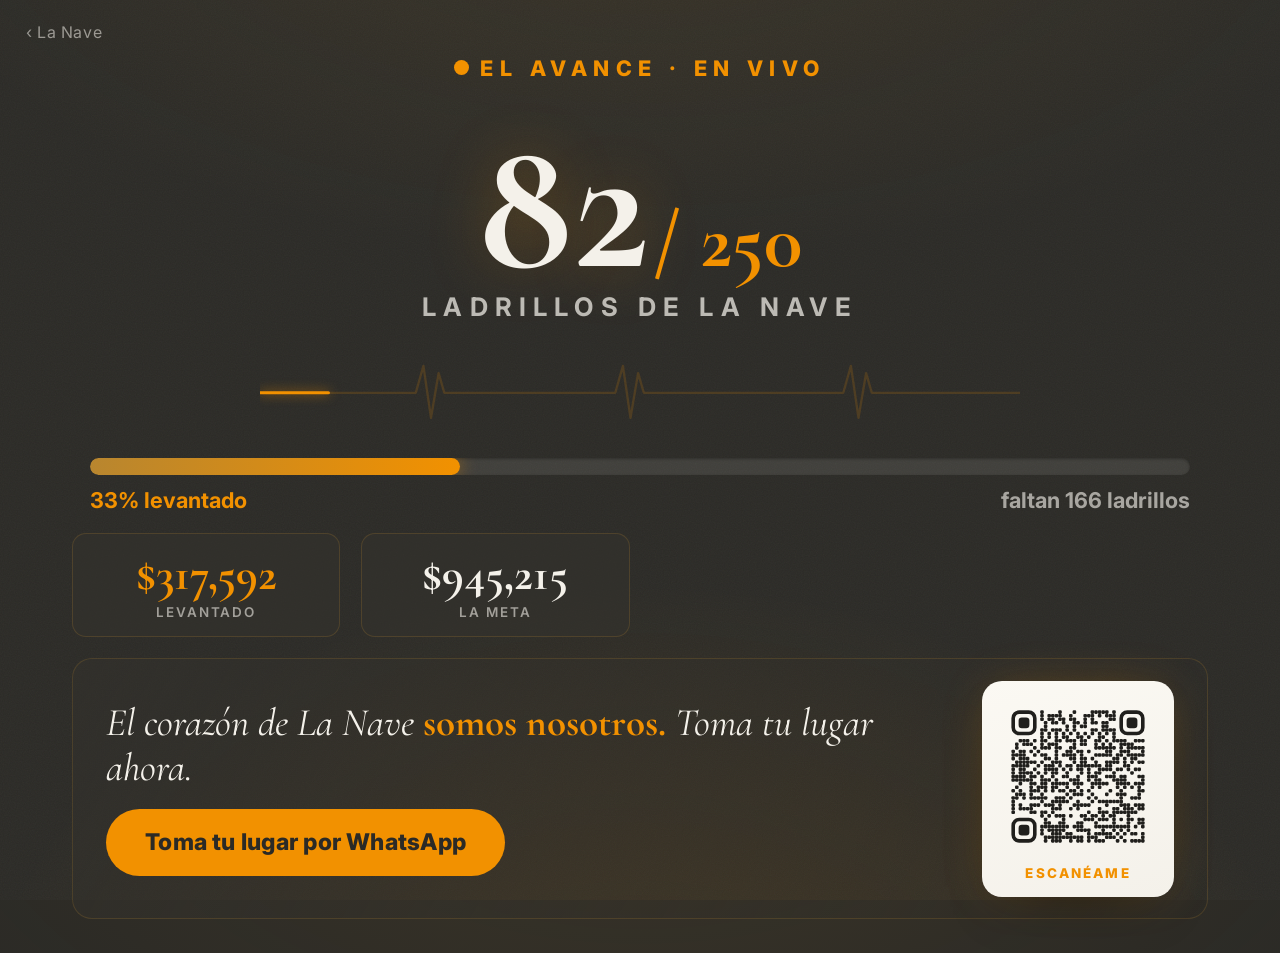
<file: avance.html>
<!doctype html>
<html lang="es">
<head>
  <meta charset="utf-8">
  <meta name="viewport" content="width=device-width, initial-scale=1">
  <title>La Nave — El avance en directo · Comunidad Más Alto</title>
  <meta name="description" content="El avance en vivo de La Nave: cuántos ladrillos llevamos de la meta. Comunidad Más Alto.">
  <meta name="robots" content="noindex, follow">
  <meta name="theme-color" content="#2B2A26">
  <link rel="icon" type="image/svg+xml" href="assets/favicon.svg">
  <link rel="apple-touch-icon" href="assets/apple-touch-icon.png">
  <link rel="preconnect" href="https://fonts.googleapis.com">
  <link rel="preconnect" href="https://fonts.gstatic.com" crossorigin>
  <link href="https://fonts.googleapis.com/css2?family=Cormorant+Garamond:ital,wght@0,600;0,700;1,600&family=Inter:wght@600;700;800&display=swap" rel="stylesheet">
  <style>
    :root{
      --carbon:#2B2A26;--carbon-deep:#22211E;--carbon-soft:#34322D;--naranja:#F29100;--naranja-hover:#FFA51F;
      --bronce:#B8862F;--piedra:#808A81;--hueso:#F4F1EA;
      --font-d:"Cormorant Garamond",Georgia,serif;--font-b:"Inter",sans-serif;
      --ease-out:cubic-bezier(0.16,1,0.3,1);--ease-inout:cubic-bezier(0.65,0,0.35,1);--ease-spring:cubic-bezier(0.34,1.42,0.5,1);
    }
    *,*::before,*::after{box-sizing:border-box}
    html,body{margin:0;height:100%}
    body{
      font-family:var(--font-b);color:var(--hueso);
      background:
        radial-gradient(70rem 50rem at 50% 118%, rgba(242,145,0,.13), transparent 60%),
        radial-gradient(80rem 40rem at 50% -14%, rgba(184,134,47,.10), transparent 60%),
        var(--carbon);
      min-height:100svh;display:grid;place-items:center;overflow-x:hidden;position:relative;
    }
    body::after{content:"";position:absolute;inset:0;pointer-events:none;opacity:.05;
      background-image:url("data:image/svg+xml,%3Csvg xmlns='http://www.w3.org/2000/svg' width='140' height='140'%3E%3Cfilter id='n'%3E%3CfeTurbulence type='fractalNoise' baseFrequency='0.85' numOctaves='2'/%3E%3C/filter%3E%3Crect width='140' height='140' filter='url(%23n)'/%3E%3C/svg%3E")}
    .embers{position:absolute;inset:0;z-index:0;pointer-events:none;overflow:hidden}
    .embers i{position:absolute;bottom:-14px;width:4px;height:4px;border-radius:50%;
      background:radial-gradient(circle,rgba(242,145,0,.9),rgba(242,145,0,0));opacity:0;animation:ember linear infinite}
    @keyframes ember{0%{transform:translateY(0) scale(.7);opacity:0}12%{opacity:.7}80%{opacity:.4}100%{transform:translateY(-90vh) scale(1.1);opacity:0}}
    .embers i:nth-child(1){left:12%;animation-duration:15s;animation-delay:0s}
    .embers i:nth-child(2){left:29%;animation-duration:18s;animation-delay:4s}
    .embers i:nth-child(3){left:45%;animation-duration:13s;animation-delay:7s}
    .embers i:nth-child(4){left:61%;animation-duration:16s;animation-delay:2s}
    .embers i:nth-child(5){left:77%;animation-duration:14s;animation-delay:9s}
    .embers i:nth-child(6){left:91%;animation-duration:17s;animation-delay:5s}

    .sr-only{position:absolute;width:1px;height:1px;padding:0;margin:-1px;overflow:hidden;clip:rect(0,0,0,0);white-space:nowrap;border:0}
    .back{position:absolute;top:1.4rem;left:1.6rem;z-index:3;font-size:1rem;letter-spacing:.04em;
      color:color-mix(in srgb,var(--hueso) 55%,transparent);text-decoration:none}
    .back:hover{color:var(--naranja)}

    .av{position:relative;z-index:1;width:min(1560px,94vw);padding:clamp(1.4rem,2.6vw,2.4rem);
      display:grid;gap:clamp(.8rem,1.6vw,1.6rem)}

    .eyebrow{display:flex;align-items:center;justify-content:center;gap:.7rem;
      font-size:clamp(1rem,.7rem + .8vw,1.55rem);font-weight:800;letter-spacing:.3em;text-transform:uppercase;color:var(--naranja)}
    .live-dot{width:.7em;height:.7em;border-radius:50%;background:var(--naranja);
      box-shadow:0 0 0 0 rgba(242,145,0,.6);animation:live 1.6s var(--ease-inout) infinite}
    @keyframes live{0%{box-shadow:0 0 0 0 rgba(242,145,0,.6)}70%{box-shadow:0 0 0 .8em rgba(242,145,0,0)}100%{box-shadow:0 0 0 0 rgba(242,145,0,0)}}

    /* héroe: número gigante que late + pulso ECG */
    .av-hero{text-align:center}
    .av-count{display:flex;align-items:baseline;justify-content:center;gap:.3em;
      font-family:var(--font-d);font-weight:700;line-height:.86;letter-spacing:-.02em}
    .av-big{font-size:clamp(4.6rem,3rem + 15vw,12rem);color:var(--hueso);
      transform-origin:50% 60%;animation:beat 1.6s var(--ease-inout) infinite;
      text-shadow:0 0 60px rgba(242,145,0,.28)}
    .av-of{font-size:clamp(2.4rem,1rem + 6vw,5rem);color:var(--naranja)}
    @keyframes beat{0%,38%,100%{transform:scale(1)}8%{transform:scale(1.03)}24%{transform:scale(1.05)}}
    .av-unit{margin-top:.2rem;font-size:clamp(1.1rem,.8rem + 1vw,1.8rem);font-weight:700;letter-spacing:.28em;
      text-transform:uppercase;color:color-mix(in srgb,var(--hueso) 72%,transparent)}

    .ecg{display:block;width:min(760px,86%);height:clamp(48px,7vw,96px);margin:clamp(.6rem,1.5vw,1.4rem) auto 0}
    .ecg-base{fill:none;stroke:rgba(242,145,0,.16);stroke-width:2.5;stroke-linecap:round;stroke-linejoin:round}
    .ecg-live{fill:none;stroke:var(--naranja);stroke-width:3.5;stroke-linecap:round;stroke-linejoin:round;
      filter:drop-shadow(0 0 6px rgba(242,145,0,.7));
      stroke-dasharray:60 1000;animation:ecg 2.2s linear infinite}
    @keyframes ecg{from{stroke-dashoffset:1000}to{stroke-dashoffset:-60}}

    /* barra */
    .av-bar-wrap{max-width:1100px;margin:0 auto;width:100%}
    .av-bar{height:clamp(14px,1.4vw,22px);border-radius:99px;background:rgba(244,241,234,.1);overflow:hidden;
      box-shadow:inset 0 1px 3px rgba(0,0,0,.3)}
    .av-fill{height:100%;width:0;border-radius:99px;background:linear-gradient(90deg,var(--bronce),var(--naranja));
      box-shadow:0 0 18px rgba(242,145,0,.5);transition:width 1.6s var(--ease-out)}
    .av-barcap{display:flex;justify-content:space-between;margin-top:.7rem;
      font-size:clamp(1rem,.8rem + .7vw,1.5rem);font-weight:700}
    .av-barcap .pct{color:var(--naranja)}
    .av-barcap .rest{color:color-mix(in srgb,var(--hueso) 62%,transparent)}

    /* stats */
    .av-stats{list-style:none;margin:0;padding:0;display:grid;grid-template-columns:repeat(4,1fr);
      gap:clamp(.8rem,1.6vw,1.6rem);text-align:center}
    .av-stats li{background:color-mix(in srgb,var(--carbon-soft) 60%,transparent);
      border:1px solid rgba(184,134,47,.22);border-radius:14px;padding:clamp(.7rem,1.3vw,1.15rem) .6rem}
    .av-stats b{display:block;font-family:var(--font-d);font-weight:700;font-size:clamp(1.6rem,1rem + 2.4vw,3.2rem);
      color:var(--hueso);line-height:1}
    .av-stats .accent b{color:var(--naranja)}
    .av-stats small{display:block;margin-top:.4rem;font-size:clamp(.72rem,.6rem + .3vw,.95rem);font-weight:600;
      letter-spacing:.14em;text-transform:uppercase;color:color-mix(in srgb,var(--hueso) 58%,transparent)}

    /* cierre: mensaje + QR para unirse ya */
    .av-join{display:grid;grid-template-columns:1fr auto;align-items:center;gap:clamp(1.4rem,3vw,3rem);
      background:linear-gradient(120deg,color-mix(in srgb,var(--carbon-soft) 55%,transparent),transparent);
      border:1px solid rgba(184,134,47,.2);border-radius:20px;padding:clamp(1rem,1.7vw,1.5rem) clamp(1.4rem,2.6vw,2.4rem)}
    .av-hook{font-family:var(--font-d);font-style:italic;font-size:clamp(1.5rem,1rem + 1.8vw,2.8rem);
      line-height:1.15;color:var(--hueso);margin:0}
    .av-hook b{color:var(--naranja);font-style:normal}
    .av-btn{display:inline-block;margin-top:1.1rem;background:var(--naranja);color:var(--carbon);
      font-weight:800;font-size:clamp(1.05rem,.8rem + .8vw,1.5rem);text-decoration:none;
      padding:.85em 1.7em;border-radius:99px;letter-spacing:.01em;
      transition:transform var(--dur,.3s) var(--ease-spring),background var(--dur,.3s) var(--ease-out)}
    .av-btn:hover{transform:translateY(-3px);background:var(--naranja-hover)}
    .av-qr{flex:none;background:linear-gradient(160deg,#FBF9F3,var(--hueso));border-radius:20px;
      padding:clamp(.7rem,1.2vw,1.1rem);text-align:center;width:clamp(140px,15vw,220px);
      box-shadow:0 24px 60px -34px rgba(0,0,0,.7),0 0 50px -12px rgba(242,145,0,.3)}
    .av-qr img{display:block;width:100%;height:auto}
    .av-qr span{display:block;margin-top:.5rem;font-weight:800;font-size:clamp(.72rem,.6rem + .3vw,.95rem);
      letter-spacing:.16em;text-transform:uppercase;color:var(--naranja)}

    @media (max-width:820px){
      .av-stats{grid-template-columns:repeat(2,1fr)}
      .av-join{grid-template-columns:1fr;text-align:center;justify-items:center}
      .av-qr{margin-top:.4rem}
    }
    @media (prefers-reduced-motion:reduce){
      .embers i,.av-big,.live-dot,.ecg-live{animation:none}
      .ecg-live{stroke-dasharray:none}
      .av-fill{transition:none}
    }
  </style>
</head>
<body>
  <nav class="backnav" aria-label="Volver al sitio"><a class="back" href="./">‹ La Nave</a></nav>
  <div class="embers" aria-hidden="true"><i></i><i></i><i></i><i></i><i></i><i></i></div>

  <main class="av">
    <h1 class="sr-only">El avance de La Nave, en directo</h1>
    <p class="eyebrow"><span class="live-dot" aria-hidden="true"></span> El avance · en vivo</p>

    <div class="av-hero">
      <div class="av-count" role="img" aria-label="Avance de La Nave">
        <span class="av-big" id="av-tomados">0</span><span class="av-of">/ <span id="av-meta">250</span></span>
      </div>
      <p class="av-unit">Ladrillos de La Nave</p>
      <svg class="ecg" viewBox="0 0 800 100" preserveAspectRatio="none" aria-hidden="true">
        <path class="ecg-base" d="M0 50 H150 l14 0 l8 -30 l8 58 l8 -50 l6 22 l6 0 H360 l14 0 l8 -30 l8 58 l8 -50 l6 22 l6 0 H600 l14 0 l8 -30 l8 58 l8 -50 l6 22 l6 0 H800"/>
        <path class="ecg-live" pathLength="1000" d="M0 50 H150 l14 0 l8 -30 l8 58 l8 -50 l6 22 l6 0 H360 l14 0 l8 -30 l8 58 l8 -50 l6 22 l6 0 H600 l14 0 l8 -30 l8 58 l8 -50 l6 22 l6 0 H800"/>
      </svg>
    </div>

    <div class="av-bar-wrap">
      <div class="av-bar"><div class="av-fill" id="av-fill"></div></div>
      <div class="av-barcap">
        <span class="pct"><span id="av-pct">0</span>% levantado</span>
        <span class="rest">faltan <strong id="av-faltan">250</strong> ladrillos</span>
      </div>
    </div>

    <ul class="av-stats">
      <li class="accent"><b id="av-levantado">$0</b><small>Levantado</small></li>
      <li><b id="av-metatotal">$0</b><small>La meta</small></li>
    </ul>

    <div class="av-join">
      <div>
        <p class="av-hook">El corazón de La Nave <b>somos nosotros.</b> Toma tu lugar ahora.</p>
        <a class="av-btn" id="av-wa" href="./#tomar" target="_blank" rel="noopener">Toma tu lugar en La Nave</a>
      </div>
      <div class="av-qr">
        <img src="assets/qr-lanave.svg" alt="Código QR para tomar tu lugar en La Nave" width="220" height="220">
        <span>Escanéame</span>
      </div>
    </div>
  </main>

  <script src="assets/config.js"></script>
  <script type="module">
    import { estado, alCambiar, sincronizar, formatoFecha } from "./assets/datos.js";
    const reduce = matchMedia("(prefers-reduced-motion: reduce)").matches;
    const cfg = window.LANAVE || {};
    const pesos = (n) => "$" + Number(n).toLocaleString("es-MX");
    const $ = (id) => document.getElementById(id);

    function animaNum(el, hasta, fmt) {
      if (!el) return; // sin plazo, av-dias y av-ritmo no existen en el DOM
      if (reduce) { el.textContent = fmt ? fmt(hasta) : String(Math.round(hasta)); return; }
      const DUR = 1400; let ini = null;
      function paso(ts) {
        if (!ini) ini = ts;
        const t = Math.min(1, (ts - ini) / DUR);
        const e = 1 - Math.pow(1 - t, 3);
        const v = hasta * e;
        el.textContent = fmt ? fmt(v) : String(Math.round(v));
        if (t < 1) requestAnimationFrame(paso);
      }
      requestAnimationFrame(paso);
    }

    function pinta(animar) {
      const e = estado();
      const precio = cfg.precio || 0;
      $("av-meta").textContent = e.meta;
      $("av-faltan").textContent = e.disponibles;
      if (animar) {
        animaNum($("av-tomados"), e.tomados);
        animaNum($("av-pct"), e.pct, (v) => (Math.round(v * 10) / 10).toString());
        animaNum($("av-dias"), e.dias);
        animaNum($("av-ritmo"), e.ritmo);
        if (precio) {
          animaNum($("av-levantado"), e.tomados * precio, (v) => pesos(Math.round(v)));
          animaNum($("av-metatotal"), e.meta * precio, (v) => pesos(Math.round(v)));
        }
      } else {
        $("av-tomados").textContent = e.tomados;
        $("av-pct").textContent = (Math.round(e.pct * 10) / 10).toString();
        if ($("av-dias")) $("av-dias").textContent = e.dias;
        if ($("av-ritmo")) $("av-ritmo").textContent = e.ritmo;
        if (precio) { $("av-levantado").textContent = pesos(e.tomados * precio); $("av-metatotal").textContent = pesos(e.meta * precio); }
      }
      requestAnimationFrame(() => { $("av-fill").style.width = e.pct + "%"; });
    }

    // CTA de WhatsApp (config-driven), con fallback a la sección de tomar
    const numero = String(cfg.whatsapp || "").replace(/\D/g, "");
    if (numero) {
      const href = "https://wa.me/" + numero + "?text=" + encodeURIComponent(cfg.mensajeWhatsApp || "Quiero tomar mi lugar en La Nave.");
      const wa = $("av-wa"); wa.href = href; wa.textContent = "Toma tu lugar por WhatsApp";
    }

    pinta(true);
    alCambiar(() => pinta(false)); // si llega corte remoto, actualiza en vivo
    sincronizar();
  </script>
</body>
</html>
</file>
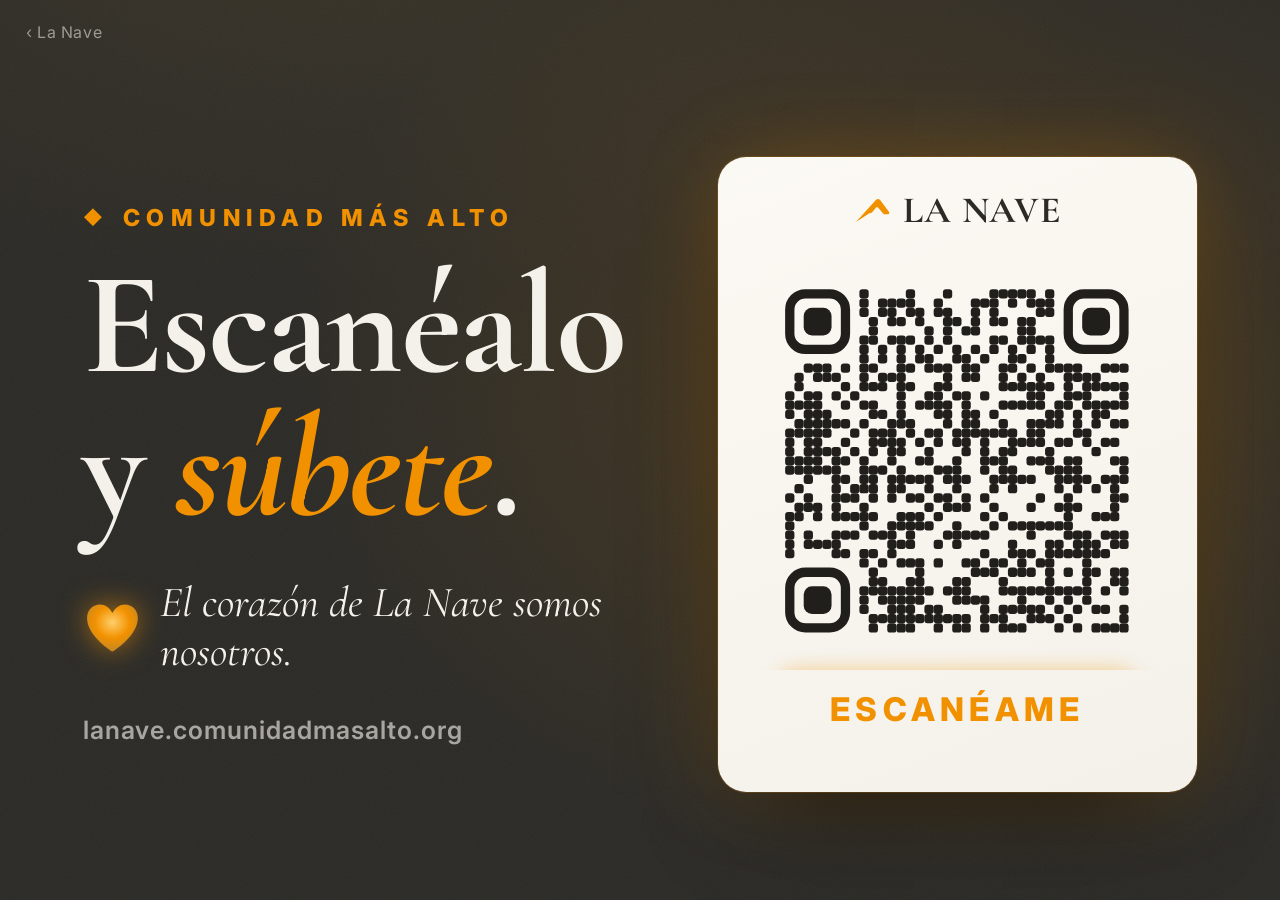
<file: qr.html>
<!doctype html>
<html lang="es">
<head>
  <meta charset="utf-8">
  <meta name="viewport" content="width=device-width, initial-scale=1">
  <title>La Nave — Escanéalo y súbete · Comunidad Más Alto</title>
  <meta name="description" content="Escanea el código y toma tu lugar en La Nave. Comunidad Más Alto.">
  <meta name="robots" content="noindex, follow">
  <meta name="theme-color" content="#2B2A26">
  <link rel="icon" type="image/svg+xml" href="assets/favicon.svg">
  <link rel="apple-touch-icon" href="assets/apple-touch-icon.png">
  <link rel="preconnect" href="https://fonts.googleapis.com">
  <link rel="preconnect" href="https://fonts.gstatic.com" crossorigin>
  <link href="https://fonts.googleapis.com/css2?family=Cormorant+Garamond:ital,wght@0,600;0,700;1,600&family=Inter:wght@600;700;800&display=swap" rel="stylesheet">
  <style>
    :root{
      --carbon:#2B2A26;--carbon-deep:#22211E;--naranja:#F29100;--bronce:#B8862F;--hueso:#F4F1EA;
      --font-d:"Cormorant Garamond",Georgia,serif;--font-b:"Inter",sans-serif;
      --ease-out:cubic-bezier(0.16,1,0.3,1);--ease-inout:cubic-bezier(0.65,0,0.35,1);
    }
    *,*::before,*::after{box-sizing:border-box}
    html,body{margin:0;height:100%}
    body{
      font-family:var(--font-b);color:var(--hueso);background:
        radial-gradient(70rem 52rem at 74% 42%, rgba(242,145,0,.14), transparent 60%),
        radial-gradient(80rem 40rem at 28% -10%, rgba(184,134,47,.10), transparent 60%),
        var(--carbon);
      min-height:100svh;display:grid;place-items:center;overflow-x:hidden;position:relative;
      padding-block:clamp(2rem,5vh,3.6rem);
    }
    body::after{content:"";position:absolute;inset:0;pointer-events:none;opacity:.05;
      background-image:url("data:image/svg+xml,%3Csvg xmlns='http://www.w3.org/2000/svg' width='140' height='140'%3E%3Cfilter id='n'%3E%3CfeTurbulence type='fractalNoise' baseFrequency='0.85' numOctaves='2'/%3E%3C/filter%3E%3Crect width='140' height='140' filter='url(%23n)'/%3E%3C/svg%3E")}
    .embers{position:absolute;inset:0;z-index:0;pointer-events:none;overflow:hidden}
    .embers i{position:absolute;bottom:-14px;width:4px;height:4px;border-radius:50%;
      background:radial-gradient(circle,rgba(242,145,0,.9),rgba(242,145,0,0));opacity:0;animation:ember linear infinite}
    @keyframes ember{0%{transform:translateY(0) scale(.7);opacity:0}12%{opacity:.7}80%{opacity:.4}100%{transform:translateY(-88vh) scale(1.1);opacity:0}}
    .embers i:nth-child(1){left:14%;animation-duration:14s;animation-delay:0s}
    .embers i:nth-child(2){left:31%;animation-duration:17s;animation-delay:4s}
    .embers i:nth-child(3){left:48%;animation-duration:12s;animation-delay:7s}
    .embers i:nth-child(4){left:63%;animation-duration:15s;animation-delay:2s}
    .embers i:nth-child(5){left:79%;animation-duration:13s;animation-delay:9s}
    .embers i:nth-child(6){left:90%;animation-duration:16s;animation-delay:5s}

    .wrap{position:relative;z-index:1;width:min(1640px,93vw);
      display:grid;grid-template-columns:1fr .84fr;align-items:center;gap:clamp(2rem,5vw,5.5rem);
      padding:clamp(1.5rem,3vw,3rem)}

    .eyebrow{font-size:clamp(1.15rem,.7rem + .95vw,1.8rem);font-weight:800;letter-spacing:.28em;
      text-transform:uppercase;color:var(--naranja);display:flex;align-items:center;gap:.8rem;margin-bottom:1.4rem}
    .eyebrow span{font-size:.8em}
    .h{font-family:var(--font-d);font-weight:700;font-size:clamp(3.8rem,1.5rem + 9.5vw,9.8rem);line-height:.98;
      letter-spacing:-.015em;margin:0}
    .h .o{color:var(--naranja);font-style:italic}
    .hook{display:flex;align-items:center;gap:1.1rem;margin-top:clamp(1.6rem,3vw,2.6rem)}
    .mini-heart{width:clamp(46px,4.6vw,72px);height:auto;flex:none;
      filter:drop-shadow(0 0 14px rgba(242,145,0,.6));animation:beat 1.6s var(--ease-inout) infinite}
    @keyframes beat{0%,38%,100%{transform:scale(1)}8%{transform:scale(1.12)}24%{transform:scale(1.18)}}
    .hook span{font-family:var(--font-d);font-style:italic;font-size:clamp(1.8rem,1rem + 2.1vw,3.3rem);
      line-height:1.15;color:var(--hueso)}
    .dom{margin-top:clamp(1.8rem,3vw,2.8rem);font-size:clamp(1.25rem,.9rem + .85vw,1.95rem);font-weight:600;
      letter-spacing:.04em;color:color-mix(in srgb,var(--hueso) 62%,transparent)}

    .stage{display:grid;place-items:center}
    .card{position:relative;background:linear-gradient(160deg,#FBF9F3,var(--hueso));
      border-radius:clamp(24px,2.2vw,34px);padding:clamp(1.6rem,2.4vw,2.8rem);
      box-shadow:0 0 0 1px rgba(242,145,0,.18),0 46px 100px -44px rgba(0,0,0,.72),0 0 90px -10px rgba(242,145,0,.3);
      animation:float 6s var(--ease-inout) infinite;width:min(100%,620px)}
    @keyframes float{0%,100%{transform:translateY(0)}50%{transform:translateY(-12px)}}
    .card-top{display:flex;align-items:center;justify-content:center;gap:.7rem;margin-bottom:1.2rem}
    .peak{width:clamp(34px,3vw,46px);height:auto}
    .card-name{font-family:var(--font-d);font-weight:700;font-size:clamp(2rem,1.2rem + 1.4vw,2.9rem);
      color:var(--carbon);text-transform:uppercase;letter-spacing:.02em}
    .qr-box{position:relative;border-radius:16px;overflow:hidden}
    .qr-svg{display:block;width:100%;height:auto}
    .scan{position:absolute;left:6%;right:6%;height:13%;pointer-events:none;border-radius:99px;
      background:linear-gradient(180deg,rgba(242,145,0,0),rgba(242,145,0,.28),rgba(242,145,0,0));
      box-shadow:0 0 18px 2px rgba(242,145,0,.35);animation:scan 3.2s var(--ease-inout) infinite}
    @keyframes scan{0%{top:2%;opacity:0}12%{opacity:1}88%{opacity:1}100%{top:85%;opacity:0}}
    .card-cap{text-align:center;margin-top:1.2rem;font-weight:800;font-size:clamp(1.55rem,1rem + 1.3vw,2.3rem);
      letter-spacing:.16em;text-transform:uppercase;color:var(--naranja)}

    .back{position:absolute;top:1.4rem;left:1.6rem;z-index:2;font-size:1rem;letter-spacing:.04em;
      color:color-mix(in srgb,var(--hueso) 55%,transparent);text-decoration:none}
    .back:hover{color:var(--naranja)}

    @media (max-width:860px){
      .wrap{grid-template-columns:1fr;text-align:center;gap:2.6rem;padding-top:4.5rem}
      .eyebrow,.hook{justify-content:center}.hook{max-width:22ch;margin-inline:auto}
      .card{margin-inline:auto}
    }
    @media (prefers-reduced-motion:reduce){
      .embers i,.mini-heart,.card,.scan{animation:none}
      .scan{top:44%;opacity:.55}
    }
  </style>
</head>
<body>
  <nav class="backnav" aria-label="Volver al sitio"><a class="back" href="./">‹ La Nave</a></nav>
  <div class="embers" aria-hidden="true"><i></i><i></i><i></i><i></i><i></i><i></i></div>

  <main class="wrap">
    <section>
      <p class="eyebrow"><span aria-hidden="true">◆</span> Comunidad Más Alto</p>
      <h1 class="h">Escanéalo<br>y <span class="o">súbete</span>.</h1>
      <div class="hook">
        <svg class="mini-heart" viewBox="0 0 32 30" aria-hidden="true">
          <defs><radialGradient id="hg" cx="50%" cy="38%" r="68%"><stop offset="0" stop-color="#FFCF6A"/><stop offset=".5" stop-color="#F29100"/><stop offset="1" stop-color="#B8862F"/></radialGradient></defs>
          <path d="M16 28.6 C16 28.6 2.2 20.2 2.2 10.4 C2.2 5.7 5.7 3 9.1 3 C12 3 14.6 4.9 16 7.6 C17.4 4.9 20 3 22.9 3 C26.3 3 29.8 5.7 29.8 10.4 C29.8 20.2 16 28.6 16 28.6 Z" fill="url(#hg)"/>
        </svg>
        <span>El corazón de La Nave somos nosotros.</span>
      </div>
      <p class="dom">lanave.comunidadmasalto.org</p>
    </section>

    <section class="stage">
      <div class="card">
        <div class="card-top">
          <svg class="peak" viewBox="0 0 40 30" aria-hidden="true"><path fill="#F29100" d="M2 27 L23 4 q2-2 4 0 l9 12 q2 3-1 3 h-4 l-6-7 q-1-1-2 0 l-4 5 q-1 1-3 1 z"/></svg>
          <span class="card-name">La Nave</span>
        </div>
        <div class="qr-box">
          <svg class="qr-svg" viewBox="0 0 450 450" xmlns="http://www.w3.org/2000/svg" role="img" aria-label="Código QR de lanave.comunidadmasalto.org"><g fill="#201F1C"><rect x="120" y="40" width="10" height="10" rx="3.2"/><rect x="170" y="40" width="10" height="10" rx="3.2"/><rect x="210" y="40" width="10" height="10" rx="3.2"/><rect x="260" y="40" width="10" height="10" rx="3.2"/><rect x="270" y="40" width="10" height="10" rx="3.2"/><rect x="280" y="40" width="10" height="10" rx="3.2"/><rect x="290" y="40" width="10" height="10" rx="3.2"/><rect x="300" y="40" width="10" height="10" rx="3.2"/><rect x="320" y="40" width="10" height="10" rx="3.2"/><rect x="120" y="50" width="10" height="10" rx="3.2"/><rect x="140" y="50" width="10" height="10" rx="3.2"/><rect x="150" y="50" width="10" height="10" rx="3.2"/><rect x="160" y="50" width="10" height="10" rx="3.2"/><rect x="170" y="50" width="10" height="10" rx="3.2"/><rect x="200" y="50" width="10" height="10" rx="3.2"/><rect x="240" y="50" width="10" height="10" rx="3.2"/><rect x="250" y="50" width="10" height="10" rx="3.2"/><rect x="260" y="50" width="10" height="10" rx="3.2"/><rect x="280" y="50" width="10" height="10" rx="3.2"/><rect x="300" y="50" width="10" height="10" rx="3.2"/><rect x="310" y="50" width="10" height="10" rx="3.2"/><rect x="320" y="50" width="10" height="10" rx="3.2"/><rect x="120" y="60" width="10" height="10" rx="3.2"/><rect x="140" y="60" width="10" height="10" rx="3.2"/><rect x="150" y="60" width="10" height="10" rx="3.2"/><rect x="170" y="60" width="10" height="10" rx="3.2"/><rect x="180" y="60" width="10" height="10" rx="3.2"/><rect x="200" y="60" width="10" height="10" rx="3.2"/><rect x="210" y="60" width="10" height="10" rx="3.2"/><rect x="240" y="60" width="10" height="10" rx="3.2"/><rect x="260" y="60" width="10" height="10" rx="3.2"/><rect x="310" y="60" width="10" height="10" rx="3.2"/><rect x="320" y="60" width="10" height="10" rx="3.2"/><rect x="130" y="70" width="10" height="10" rx="3.2"/><rect x="150" y="70" width="10" height="10" rx="3.2"/><rect x="160" y="70" width="10" height="10" rx="3.2"/><rect x="180" y="70" width="10" height="10" rx="3.2"/><rect x="210" y="70" width="10" height="10" rx="3.2"/><rect x="220" y="70" width="10" height="10" rx="3.2"/><rect x="240" y="70" width="10" height="10" rx="3.2"/><rect x="260" y="70" width="10" height="10" rx="3.2"/><rect x="270" y="70" width="10" height="10" rx="3.2"/><rect x="290" y="70" width="10" height="10" rx="3.2"/><rect x="300" y="70" width="10" height="10" rx="3.2"/><rect x="130" y="80" width="10" height="10" rx="3.2"/><rect x="190" y="80" width="10" height="10" rx="3.2"/><rect x="210" y="80" width="10" height="10" rx="3.2"/><rect x="230" y="80" width="10" height="10" rx="3.2"/><rect x="240" y="80" width="10" height="10" rx="3.2"/><rect x="290" y="80" width="10" height="10" rx="3.2"/><rect x="300" y="80" width="10" height="10" rx="3.2"/><rect x="120" y="90" width="10" height="10" rx="3.2"/><rect x="130" y="90" width="10" height="10" rx="3.2"/><rect x="150" y="90" width="10" height="10" rx="3.2"/><rect x="160" y="90" width="10" height="10" rx="3.2"/><rect x="170" y="90" width="10" height="10" rx="3.2"/><rect x="190" y="90" width="10" height="10" rx="3.2"/><rect x="210" y="90" width="10" height="10" rx="3.2"/><rect x="260" y="90" width="10" height="10" rx="3.2"/><rect x="270" y="90" width="10" height="10" rx="3.2"/><rect x="290" y="90" width="10" height="10" rx="3.2"/><rect x="300" y="90" width="10" height="10" rx="3.2"/><rect x="310" y="90" width="10" height="10" rx="3.2"/><rect x="320" y="90" width="10" height="10" rx="3.2"/><rect x="120" y="100" width="10" height="10" rx="3.2"/><rect x="140" y="100" width="10" height="10" rx="3.2"/><rect x="160" y="100" width="10" height="10" rx="3.2"/><rect x="180" y="100" width="10" height="10" rx="3.2"/><rect x="200" y="100" width="10" height="10" rx="3.2"/><rect x="220" y="100" width="10" height="10" rx="3.2"/><rect x="240" y="100" width="10" height="10" rx="3.2"/><rect x="260" y="100" width="10" height="10" rx="3.2"/><rect x="280" y="100" width="10" height="10" rx="3.2"/><rect x="300" y="100" width="10" height="10" rx="3.2"/><rect x="320" y="100" width="10" height="10" rx="3.2"/><rect x="120" y="110" width="10" height="10" rx="3.2"/><rect x="140" y="110" width="10" height="10" rx="3.2"/><rect x="160" y="110" width="10" height="10" rx="3.2"/><rect x="180" y="110" width="10" height="10" rx="3.2"/><rect x="190" y="110" width="10" height="10" rx="3.2"/><rect x="220" y="110" width="10" height="10" rx="3.2"/><rect x="230" y="110" width="10" height="10" rx="3.2"/><rect x="250" y="110" width="10" height="10" rx="3.2"/><rect x="280" y="110" width="10" height="10" rx="3.2"/><rect x="290" y="110" width="10" height="10" rx="3.2"/><rect x="320" y="110" width="10" height="10" rx="3.2"/><rect x="60" y="120" width="10" height="10" rx="3.2"/><rect x="70" y="120" width="10" height="10" rx="3.2"/><rect x="80" y="120" width="10" height="10" rx="3.2"/><rect x="100" y="120" width="10" height="10" rx="3.2"/><rect x="120" y="120" width="10" height="10" rx="3.2"/><rect x="130" y="120" width="10" height="10" rx="3.2"/><rect x="160" y="120" width="10" height="10" rx="3.2"/><rect x="170" y="120" width="10" height="10" rx="3.2"/><rect x="190" y="120" width="10" height="10" rx="3.2"/><rect x="200" y="120" width="10" height="10" rx="3.2"/><rect x="210" y="120" width="10" height="10" rx="3.2"/><rect x="230" y="120" width="10" height="10" rx="3.2"/><rect x="240" y="120" width="10" height="10" rx="3.2"/><rect x="270" y="120" width="10" height="10" rx="3.2"/><rect x="280" y="120" width="10" height="10" rx="3.2"/><rect x="300" y="120" width="10" height="10" rx="3.2"/><rect x="320" y="120" width="10" height="10" rx="3.2"/><rect x="330" y="120" width="10" height="10" rx="3.2"/><rect x="340" y="120" width="10" height="10" rx="3.2"/><rect x="350" y="120" width="10" height="10" rx="3.2"/><rect x="380" y="120" width="10" height="10" rx="3.2"/><rect x="390" y="120" width="10" height="10" rx="3.2"/><rect x="400" y="120" width="10" height="10" rx="3.2"/><rect x="50" y="130" width="10" height="10" rx="3.2"/><rect x="70" y="130" width="10" height="10" rx="3.2"/><rect x="80" y="130" width="10" height="10" rx="3.2"/><rect x="90" y="130" width="10" height="10" rx="3.2"/><rect x="120" y="130" width="10" height="10" rx="3.2"/><rect x="140" y="130" width="10" height="10" rx="3.2"/><rect x="150" y="130" width="10" height="10" rx="3.2"/><rect x="160" y="130" width="10" height="10" rx="3.2"/><rect x="210" y="130" width="10" height="10" rx="3.2"/><rect x="230" y="130" width="10" height="10" rx="3.2"/><rect x="240" y="130" width="10" height="10" rx="3.2"/><rect x="270" y="130" width="10" height="10" rx="3.2"/><rect x="290" y="130" width="10" height="10" rx="3.2"/><rect x="310" y="130" width="10" height="10" rx="3.2"/><rect x="340" y="130" width="10" height="10" rx="3.2"/><rect x="350" y="130" width="10" height="10" rx="3.2"/><rect x="360" y="130" width="10" height="10" rx="3.2"/><rect x="370" y="130" width="10" height="10" rx="3.2"/><rect x="50" y="140" width="10" height="10" rx="3.2"/><rect x="100" y="140" width="10" height="10" rx="3.2"/><rect x="120" y="140" width="10" height="10" rx="3.2"/><rect x="130" y="140" width="10" height="10" rx="3.2"/><rect x="140" y="140" width="10" height="10" rx="3.2"/><rect x="160" y="140" width="10" height="10" rx="3.2"/><rect x="170" y="140" width="10" height="10" rx="3.2"/><rect x="200" y="140" width="10" height="10" rx="3.2"/><rect x="210" y="140" width="10" height="10" rx="3.2"/><rect x="270" y="140" width="10" height="10" rx="3.2"/><rect x="280" y="140" width="10" height="10" rx="3.2"/><rect x="290" y="140" width="10" height="10" rx="3.2"/><rect x="300" y="140" width="10" height="10" rx="3.2"/><rect x="310" y="140" width="10" height="10" rx="3.2"/><rect x="320" y="140" width="10" height="10" rx="3.2"/><rect x="340" y="140" width="10" height="10" rx="3.2"/><rect x="360" y="140" width="10" height="10" rx="3.2"/><rect x="370" y="140" width="10" height="10" rx="3.2"/><rect x="380" y="140" width="10" height="10" rx="3.2"/><rect x="390" y="140" width="10" height="10" rx="3.2"/><rect x="400" y="140" width="10" height="10" rx="3.2"/><rect x="40" y="150" width="10" height="10" rx="3.2"/><rect x="60" y="150" width="10" height="10" rx="3.2"/><rect x="70" y="150" width="10" height="10" rx="3.2"/><rect x="90" y="150" width="10" height="10" rx="3.2"/><rect x="110" y="150" width="10" height="10" rx="3.2"/><rect x="160" y="150" width="10" height="10" rx="3.2"/><rect x="190" y="150" width="10" height="10" rx="3.2"/><rect x="200" y="150" width="10" height="10" rx="3.2"/><rect x="220" y="150" width="10" height="10" rx="3.2"/><rect x="230" y="150" width="10" height="10" rx="3.2"/><rect x="250" y="150" width="10" height="10" rx="3.2"/><rect x="300" y="150" width="10" height="10" rx="3.2"/><rect x="310" y="150" width="10" height="10" rx="3.2"/><rect x="340" y="150" width="10" height="10" rx="3.2"/><rect x="350" y="150" width="10" height="10" rx="3.2"/><rect x="360" y="150" width="10" height="10" rx="3.2"/><rect x="400" y="150" width="10" height="10" rx="3.2"/><rect x="40" y="160" width="10" height="10" rx="3.2"/><rect x="50" y="160" width="10" height="10" rx="3.2"/><rect x="60" y="160" width="10" height="10" rx="3.2"/><rect x="70" y="160" width="10" height="10" rx="3.2"/><rect x="100" y="160" width="10" height="10" rx="3.2"/><rect x="120" y="160" width="10" height="10" rx="3.2"/><rect x="130" y="160" width="10" height="10" rx="3.2"/><rect x="160" y="160" width="10" height="10" rx="3.2"/><rect x="180" y="160" width="10" height="10" rx="3.2"/><rect x="190" y="160" width="10" height="10" rx="3.2"/><rect x="200" y="160" width="10" height="10" rx="3.2"/><rect x="210" y="160" width="10" height="10" rx="3.2"/><rect x="230" y="160" width="10" height="10" rx="3.2"/><rect x="270" y="160" width="10" height="10" rx="3.2"/><rect x="280" y="160" width="10" height="10" rx="3.2"/><rect x="290" y="160" width="10" height="10" rx="3.2"/><rect x="300" y="160" width="10" height="10" rx="3.2"/><rect x="310" y="160" width="10" height="10" rx="3.2"/><rect x="330" y="160" width="10" height="10" rx="3.2"/><rect x="340" y="160" width="10" height="10" rx="3.2"/><rect x="360" y="160" width="10" height="10" rx="3.2"/><rect x="370" y="160" width="10" height="10" rx="3.2"/><rect x="380" y="160" width="10" height="10" rx="3.2"/><rect x="390" y="160" width="10" height="10" rx="3.2"/><rect x="400" y="160" width="10" height="10" rx="3.2"/><rect x="40" y="170" width="10" height="10" rx="3.2"/><rect x="60" y="170" width="10" height="10" rx="3.2"/><rect x="70" y="170" width="10" height="10" rx="3.2"/><rect x="80" y="170" width="10" height="10" rx="3.2"/><rect x="130" y="170" width="10" height="10" rx="3.2"/><rect x="140" y="170" width="10" height="10" rx="3.2"/><rect x="160" y="170" width="10" height="10" rx="3.2"/><rect x="200" y="170" width="10" height="10" rx="3.2"/><rect x="210" y="170" width="10" height="10" rx="3.2"/><rect x="230" y="170" width="10" height="10" rx="3.2"/><rect x="240" y="170" width="10" height="10" rx="3.2"/><rect x="260" y="170" width="10" height="10" rx="3.2"/><rect x="320" y="170" width="10" height="10" rx="3.2"/><rect x="330" y="170" width="10" height="10" rx="3.2"/><rect x="350" y="170" width="10" height="10" rx="3.2"/><rect x="370" y="170" width="10" height="10" rx="3.2"/><rect x="380" y="170" width="10" height="10" rx="3.2"/><rect x="50" y="180" width="10" height="10" rx="3.2"/><rect x="60" y="180" width="10" height="10" rx="3.2"/><rect x="70" y="180" width="10" height="10" rx="3.2"/><rect x="80" y="180" width="10" height="10" rx="3.2"/><rect x="90" y="180" width="10" height="10" rx="3.2"/><rect x="100" y="180" width="10" height="10" rx="3.2"/><rect x="120" y="180" width="10" height="10" rx="3.2"/><rect x="150" y="180" width="10" height="10" rx="3.2"/><rect x="160" y="180" width="10" height="10" rx="3.2"/><rect x="170" y="180" width="10" height="10" rx="3.2"/><rect x="210" y="180" width="10" height="10" rx="3.2"/><rect x="230" y="180" width="10" height="10" rx="3.2"/><rect x="240" y="180" width="10" height="10" rx="3.2"/><rect x="270" y="180" width="10" height="10" rx="3.2"/><rect x="300" y="180" width="10" height="10" rx="3.2"/><rect x="310" y="180" width="10" height="10" rx="3.2"/><rect x="320" y="180" width="10" height="10" rx="3.2"/><rect x="330" y="180" width="10" height="10" rx="3.2"/><rect x="350" y="180" width="10" height="10" rx="3.2"/><rect x="370" y="180" width="10" height="10" rx="3.2"/><rect x="390" y="180" width="10" height="10" rx="3.2"/><rect x="400" y="180" width="10" height="10" rx="3.2"/><rect x="40" y="190" width="10" height="10" rx="3.2"/><rect x="50" y="190" width="10" height="10" rx="3.2"/><rect x="60" y="190" width="10" height="10" rx="3.2"/><rect x="70" y="190" width="10" height="10" rx="3.2"/><rect x="80" y="190" width="10" height="10" rx="3.2"/><rect x="110" y="190" width="10" height="10" rx="3.2"/><rect x="130" y="190" width="10" height="10" rx="3.2"/><rect x="140" y="190" width="10" height="10" rx="3.2"/><rect x="150" y="190" width="10" height="10" rx="3.2"/><rect x="170" y="190" width="10" height="10" rx="3.2"/><rect x="190" y="190" width="10" height="10" rx="3.2"/><rect x="200" y="190" width="10" height="10" rx="3.2"/><rect x="220" y="190" width="10" height="10" rx="3.2"/><rect x="230" y="190" width="10" height="10" rx="3.2"/><rect x="240" y="190" width="10" height="10" rx="3.2"/><rect x="250" y="190" width="10" height="10" rx="3.2"/><rect x="260" y="190" width="10" height="10" rx="3.2"/><rect x="270" y="190" width="10" height="10" rx="3.2"/><rect x="280" y="190" width="10" height="10" rx="3.2"/><rect x="300" y="190" width="10" height="10" rx="3.2"/><rect x="310" y="190" width="10" height="10" rx="3.2"/><rect x="350" y="190" width="10" height="10" rx="3.2"/><rect x="360" y="190" width="10" height="10" rx="3.2"/><rect x="40" y="200" width="10" height="10" rx="3.2"/><rect x="60" y="200" width="10" height="10" rx="3.2"/><rect x="70" y="200" width="10" height="10" rx="3.2"/><rect x="100" y="200" width="10" height="10" rx="3.2"/><rect x="130" y="200" width="10" height="10" rx="3.2"/><rect x="140" y="200" width="10" height="10" rx="3.2"/><rect x="150" y="200" width="10" height="10" rx="3.2"/><rect x="160" y="200" width="10" height="10" rx="3.2"/><rect x="180" y="200" width="10" height="10" rx="3.2"/><rect x="200" y="200" width="10" height="10" rx="3.2"/><rect x="220" y="200" width="10" height="10" rx="3.2"/><rect x="230" y="200" width="10" height="10" rx="3.2"/><rect x="250" y="200" width="10" height="10" rx="3.2"/><rect x="280" y="200" width="10" height="10" rx="3.2"/><rect x="290" y="200" width="10" height="10" rx="3.2"/><rect x="300" y="200" width="10" height="10" rx="3.2"/><rect x="310" y="200" width="10" height="10" rx="3.2"/><rect x="330" y="200" width="10" height="10" rx="3.2"/><rect x="340" y="200" width="10" height="10" rx="3.2"/><rect x="360" y="200" width="10" height="10" rx="3.2"/><rect x="380" y="200" width="10" height="10" rx="3.2"/><rect x="390" y="200" width="10" height="10" rx="3.2"/><rect x="40" y="210" width="10" height="10" rx="3.2"/><rect x="60" y="210" width="10" height="10" rx="3.2"/><rect x="70" y="210" width="10" height="10" rx="3.2"/><rect x="80" y="210" width="10" height="10" rx="3.2"/><rect x="90" y="210" width="10" height="10" rx="3.2"/><rect x="110" y="210" width="10" height="10" rx="3.2"/><rect x="130" y="210" width="10" height="10" rx="3.2"/><rect x="150" y="210" width="10" height="10" rx="3.2"/><rect x="160" y="210" width="10" height="10" rx="3.2"/><rect x="190" y="210" width="10" height="10" rx="3.2"/><rect x="230" y="210" width="10" height="10" rx="3.2"/><rect x="250" y="210" width="10" height="10" rx="3.2"/><rect x="270" y="210" width="10" height="10" rx="3.2"/><rect x="280" y="210" width="10" height="10" rx="3.2"/><rect x="320" y="210" width="10" height="10" rx="3.2"/><rect x="370" y="210" width="10" height="10" rx="3.2"/><rect x="40" y="220" width="10" height="10" rx="3.2"/><rect x="50" y="220" width="10" height="10" rx="3.2"/><rect x="60" y="220" width="10" height="10" rx="3.2"/><rect x="70" y="220" width="10" height="10" rx="3.2"/><rect x="90" y="220" width="10" height="10" rx="3.2"/><rect x="100" y="220" width="10" height="10" rx="3.2"/><rect x="120" y="220" width="10" height="10" rx="3.2"/><rect x="150" y="220" width="10" height="10" rx="3.2"/><rect x="180" y="220" width="10" height="10" rx="3.2"/><rect x="190" y="220" width="10" height="10" rx="3.2"/><rect x="220" y="220" width="10" height="10" rx="3.2"/><rect x="250" y="220" width="10" height="10" rx="3.2"/><rect x="260" y="220" width="10" height="10" rx="3.2"/><rect x="270" y="220" width="10" height="10" rx="3.2"/><rect x="300" y="220" width="10" height="10" rx="3.2"/><rect x="310" y="220" width="10" height="10" rx="3.2"/><rect x="320" y="220" width="10" height="10" rx="3.2"/><rect x="340" y="220" width="10" height="10" rx="3.2"/><rect x="350" y="220" width="10" height="10" rx="3.2"/><rect x="390" y="220" width="10" height="10" rx="3.2"/><rect x="400" y="220" width="10" height="10" rx="3.2"/><rect x="40" y="230" width="10" height="10" rx="3.2"/><rect x="50" y="230" width="10" height="10" rx="3.2"/><rect x="60" y="230" width="10" height="10" rx="3.2"/><rect x="70" y="230" width="10" height="10" rx="3.2"/><rect x="80" y="230" width="10" height="10" rx="3.2"/><rect x="90" y="230" width="10" height="10" rx="3.2"/><rect x="120" y="230" width="10" height="10" rx="3.2"/><rect x="130" y="230" width="10" height="10" rx="3.2"/><rect x="140" y="230" width="10" height="10" rx="3.2"/><rect x="160" y="230" width="10" height="10" rx="3.2"/><rect x="200" y="230" width="10" height="10" rx="3.2"/><rect x="210" y="230" width="10" height="10" rx="3.2"/><rect x="220" y="230" width="10" height="10" rx="3.2"/><rect x="250" y="230" width="10" height="10" rx="3.2"/><rect x="270" y="230" width="10" height="10" rx="3.2"/><rect x="280" y="230" width="10" height="10" rx="3.2"/><rect x="320" y="230" width="10" height="10" rx="3.2"/><rect x="330" y="230" width="10" height="10" rx="3.2"/><rect x="340" y="230" width="10" height="10" rx="3.2"/><rect x="350" y="230" width="10" height="10" rx="3.2"/><rect x="400" y="230" width="10" height="10" rx="3.2"/><rect x="60" y="240" width="10" height="10" rx="3.2"/><rect x="90" y="240" width="10" height="10" rx="3.2"/><rect x="100" y="240" width="10" height="10" rx="3.2"/><rect x="120" y="240" width="10" height="10" rx="3.2"/><rect x="130" y="240" width="10" height="10" rx="3.2"/><rect x="150" y="240" width="10" height="10" rx="3.2"/><rect x="160" y="240" width="10" height="10" rx="3.2"/><rect x="170" y="240" width="10" height="10" rx="3.2"/><rect x="180" y="240" width="10" height="10" rx="3.2"/><rect x="190" y="240" width="10" height="10" rx="3.2"/><rect x="210" y="240" width="10" height="10" rx="3.2"/><rect x="220" y="240" width="10" height="10" rx="3.2"/><rect x="230" y="240" width="10" height="10" rx="3.2"/><rect x="260" y="240" width="10" height="10" rx="3.2"/><rect x="270" y="240" width="10" height="10" rx="3.2"/><rect x="280" y="240" width="10" height="10" rx="3.2"/><rect x="290" y="240" width="10" height="10" rx="3.2"/><rect x="300" y="240" width="10" height="10" rx="3.2"/><rect x="330" y="240" width="10" height="10" rx="3.2"/><rect x="340" y="240" width="10" height="10" rx="3.2"/><rect x="350" y="240" width="10" height="10" rx="3.2"/><rect x="360" y="240" width="10" height="10" rx="3.2"/><rect x="380" y="240" width="10" height="10" rx="3.2"/><rect x="390" y="240" width="10" height="10" rx="3.2"/><rect x="400" y="240" width="10" height="10" rx="3.2"/><rect x="50" y="250" width="10" height="10" rx="3.2"/><rect x="90" y="250" width="10" height="10" rx="3.2"/><rect x="110" y="250" width="10" height="10" rx="3.2"/><rect x="120" y="250" width="10" height="10" rx="3.2"/><rect x="130" y="250" width="10" height="10" rx="3.2"/><rect x="150" y="250" width="10" height="10" rx="3.2"/><rect x="160" y="250" width="10" height="10" rx="3.2"/><rect x="190" y="250" width="10" height="10" rx="3.2"/><rect x="220" y="250" width="10" height="10" rx="3.2"/><rect x="260" y="250" width="10" height="10" rx="3.2"/><rect x="280" y="250" width="10" height="10" rx="3.2"/><rect x="330" y="250" width="10" height="10" rx="3.2"/><rect x="350" y="250" width="10" height="10" rx="3.2"/><rect x="370" y="250" width="10" height="10" rx="3.2"/><rect x="390" y="250" width="10" height="10" rx="3.2"/><rect x="40" y="260" width="10" height="10" rx="3.2"/><rect x="60" y="260" width="10" height="10" rx="3.2"/><rect x="90" y="260" width="10" height="10" rx="3.2"/><rect x="100" y="260" width="10" height="10" rx="3.2"/><rect x="110" y="260" width="10" height="10" rx="3.2"/><rect x="130" y="260" width="10" height="10" rx="3.2"/><rect x="150" y="260" width="10" height="10" rx="3.2"/><rect x="170" y="260" width="10" height="10" rx="3.2"/><rect x="180" y="260" width="10" height="10" rx="3.2"/><rect x="200" y="260" width="10" height="10" rx="3.2"/><rect x="210" y="260" width="10" height="10" rx="3.2"/><rect x="230" y="260" width="10" height="10" rx="3.2"/><rect x="250" y="260" width="10" height="10" rx="3.2"/><rect x="310" y="260" width="10" height="10" rx="3.2"/><rect x="340" y="260" width="10" height="10" rx="3.2"/><rect x="390" y="260" width="10" height="10" rx="3.2"/><rect x="400" y="260" width="10" height="10" rx="3.2"/><rect x="50" y="270" width="10" height="10" rx="3.2"/><rect x="60" y="270" width="10" height="10" rx="3.2"/><rect x="70" y="270" width="10" height="10" rx="3.2"/><rect x="90" y="270" width="10" height="10" rx="3.2"/><rect x="120" y="270" width="10" height="10" rx="3.2"/><rect x="190" y="270" width="10" height="10" rx="3.2"/><rect x="210" y="270" width="10" height="10" rx="3.2"/><rect x="220" y="270" width="10" height="10" rx="3.2"/><rect x="230" y="270" width="10" height="10" rx="3.2"/><rect x="260" y="270" width="10" height="10" rx="3.2"/><rect x="300" y="270" width="10" height="10" rx="3.2"/><rect x="330" y="270" width="10" height="10" rx="3.2"/><rect x="340" y="270" width="10" height="10" rx="3.2"/><rect x="350" y="270" width="10" height="10" rx="3.2"/><rect x="390" y="270" width="10" height="10" rx="3.2"/><rect x="40" y="280" width="10" height="10" rx="3.2"/><rect x="50" y="280" width="10" height="10" rx="3.2"/><rect x="70" y="280" width="10" height="10" rx="3.2"/><rect x="90" y="280" width="10" height="10" rx="3.2"/><rect x="100" y="280" width="10" height="10" rx="3.2"/><rect x="110" y="280" width="10" height="10" rx="3.2"/><rect x="120" y="280" width="10" height="10" rx="3.2"/><rect x="130" y="280" width="10" height="10" rx="3.2"/><rect x="160" y="280" width="10" height="10" rx="3.2"/><rect x="170" y="280" width="10" height="10" rx="3.2"/><rect x="180" y="280" width="10" height="10" rx="3.2"/><rect x="200" y="280" width="10" height="10" rx="3.2"/><rect x="250" y="280" width="10" height="10" rx="3.2"/><rect x="270" y="280" width="10" height="10" rx="3.2"/><rect x="340" y="280" width="10" height="10" rx="3.2"/><rect x="370" y="280" width="10" height="10" rx="3.2"/><rect x="380" y="280" width="10" height="10" rx="3.2"/><rect x="390" y="280" width="10" height="10" rx="3.2"/><rect x="40" y="290" width="10" height="10" rx="3.2"/><rect x="120" y="290" width="10" height="10" rx="3.2"/><rect x="150" y="290" width="10" height="10" rx="3.2"/><rect x="160" y="290" width="10" height="10" rx="3.2"/><rect x="170" y="290" width="10" height="10" rx="3.2"/><rect x="180" y="290" width="10" height="10" rx="3.2"/><rect x="190" y="290" width="10" height="10" rx="3.2"/><rect x="220" y="290" width="10" height="10" rx="3.2"/><rect x="260" y="290" width="10" height="10" rx="3.2"/><rect x="280" y="290" width="10" height="10" rx="3.2"/><rect x="290" y="290" width="10" height="10" rx="3.2"/><rect x="300" y="290" width="10" height="10" rx="3.2"/><rect x="310" y="290" width="10" height="10" rx="3.2"/><rect x="320" y="290" width="10" height="10" rx="3.2"/><rect x="330" y="290" width="10" height="10" rx="3.2"/><rect x="340" y="290" width="10" height="10" rx="3.2"/><rect x="40" y="300" width="10" height="10" rx="3.2"/><rect x="60" y="300" width="10" height="10" rx="3.2"/><rect x="90" y="300" width="10" height="10" rx="3.2"/><rect x="100" y="300" width="10" height="10" rx="3.2"/><rect x="110" y="300" width="10" height="10" rx="3.2"/><rect x="130" y="300" width="10" height="10" rx="3.2"/><rect x="140" y="300" width="10" height="10" rx="3.2"/><rect x="150" y="300" width="10" height="10" rx="3.2"/><rect x="170" y="300" width="10" height="10" rx="3.2"/><rect x="210" y="300" width="10" height="10" rx="3.2"/><rect x="220" y="300" width="10" height="10" rx="3.2"/><rect x="230" y="300" width="10" height="10" rx="3.2"/><rect x="240" y="300" width="10" height="10" rx="3.2"/><rect x="250" y="300" width="10" height="10" rx="3.2"/><rect x="300" y="300" width="10" height="10" rx="3.2"/><rect x="340" y="300" width="10" height="10" rx="3.2"/><rect x="350" y="300" width="10" height="10" rx="3.2"/><rect x="360" y="300" width="10" height="10" rx="3.2"/><rect x="380" y="300" width="10" height="10" rx="3.2"/><rect x="390" y="300" width="10" height="10" rx="3.2"/><rect x="400" y="300" width="10" height="10" rx="3.2"/><rect x="40" y="310" width="10" height="10" rx="3.2"/><rect x="60" y="310" width="10" height="10" rx="3.2"/><rect x="70" y="310" width="10" height="10" rx="3.2"/><rect x="80" y="310" width="10" height="10" rx="3.2"/><rect x="90" y="310" width="10" height="10" rx="3.2"/><rect x="150" y="310" width="10" height="10" rx="3.2"/><rect x="160" y="310" width="10" height="10" rx="3.2"/><rect x="170" y="310" width="10" height="10" rx="3.2"/><rect x="200" y="310" width="10" height="10" rx="3.2"/><rect x="220" y="310" width="10" height="10" rx="3.2"/><rect x="280" y="310" width="10" height="10" rx="3.2"/><rect x="320" y="310" width="10" height="10" rx="3.2"/><rect x="330" y="310" width="10" height="10" rx="3.2"/><rect x="350" y="310" width="10" height="10" rx="3.2"/><rect x="360" y="310" width="10" height="10" rx="3.2"/><rect x="370" y="310" width="10" height="10" rx="3.2"/><rect x="390" y="310" width="10" height="10" rx="3.2"/><rect x="400" y="310" width="10" height="10" rx="3.2"/><rect x="40" y="320" width="10" height="10" rx="3.2"/><rect x="90" y="320" width="10" height="10" rx="3.2"/><rect x="100" y="320" width="10" height="10" rx="3.2"/><rect x="120" y="320" width="10" height="10" rx="3.2"/><rect x="130" y="320" width="10" height="10" rx="3.2"/><rect x="150" y="320" width="10" height="10" rx="3.2"/><rect x="250" y="320" width="10" height="10" rx="3.2"/><rect x="280" y="320" width="10" height="10" rx="3.2"/><rect x="290" y="320" width="10" height="10" rx="3.2"/><rect x="300" y="320" width="10" height="10" rx="3.2"/><rect x="320" y="320" width="10" height="10" rx="3.2"/><rect x="330" y="320" width="10" height="10" rx="3.2"/><rect x="340" y="320" width="10" height="10" rx="3.2"/><rect x="350" y="320" width="10" height="10" rx="3.2"/><rect x="360" y="320" width="10" height="10" rx="3.2"/><rect x="370" y="320" width="10" height="10" rx="3.2"/><rect x="380" y="320" width="10" height="10" rx="3.2"/><rect x="120" y="330" width="10" height="10" rx="3.2"/><rect x="140" y="330" width="10" height="10" rx="3.2"/><rect x="160" y="330" width="10" height="10" rx="3.2"/><rect x="170" y="330" width="10" height="10" rx="3.2"/><rect x="180" y="330" width="10" height="10" rx="3.2"/><rect x="200" y="330" width="10" height="10" rx="3.2"/><rect x="230" y="330" width="10" height="10" rx="3.2"/><rect x="240" y="330" width="10" height="10" rx="3.2"/><rect x="260" y="330" width="10" height="10" rx="3.2"/><rect x="270" y="330" width="10" height="10" rx="3.2"/><rect x="290" y="330" width="10" height="10" rx="3.2"/><rect x="310" y="330" width="10" height="10" rx="3.2"/><rect x="320" y="330" width="10" height="10" rx="3.2"/><rect x="360" y="330" width="10" height="10" rx="3.2"/><rect x="130" y="340" width="10" height="10" rx="3.2"/><rect x="180" y="340" width="10" height="10" rx="3.2"/><rect x="240" y="340" width="10" height="10" rx="3.2"/><rect x="250" y="340" width="10" height="10" rx="3.2"/><rect x="260" y="340" width="10" height="10" rx="3.2"/><rect x="280" y="340" width="10" height="10" rx="3.2"/><rect x="290" y="340" width="10" height="10" rx="3.2"/><rect x="300" y="340" width="10" height="10" rx="3.2"/><rect x="320" y="340" width="10" height="10" rx="3.2"/><rect x="340" y="340" width="10" height="10" rx="3.2"/><rect x="360" y="340" width="10" height="10" rx="3.2"/><rect x="370" y="340" width="10" height="10" rx="3.2"/><rect x="390" y="340" width="10" height="10" rx="3.2"/><rect x="400" y="340" width="10" height="10" rx="3.2"/><rect x="130" y="350" width="10" height="10" rx="3.2"/><rect x="140" y="350" width="10" height="10" rx="3.2"/><rect x="170" y="350" width="10" height="10" rx="3.2"/><rect x="180" y="350" width="10" height="10" rx="3.2"/><rect x="220" y="350" width="10" height="10" rx="3.2"/><rect x="230" y="350" width="10" height="10" rx="3.2"/><rect x="270" y="350" width="10" height="10" rx="3.2"/><rect x="320" y="350" width="10" height="10" rx="3.2"/><rect x="360" y="350" width="10" height="10" rx="3.2"/><rect x="390" y="350" width="10" height="10" rx="3.2"/><rect x="400" y="350" width="10" height="10" rx="3.2"/><rect x="120" y="360" width="10" height="10" rx="3.2"/><rect x="130" y="360" width="10" height="10" rx="3.2"/><rect x="140" y="360" width="10" height="10" rx="3.2"/><rect x="150" y="360" width="10" height="10" rx="3.2"/><rect x="160" y="360" width="10" height="10" rx="3.2"/><rect x="170" y="360" width="10" height="10" rx="3.2"/><rect x="180" y="360" width="10" height="10" rx="3.2"/><rect x="190" y="360" width="10" height="10" rx="3.2"/><rect x="210" y="360" width="10" height="10" rx="3.2"/><rect x="220" y="360" width="10" height="10" rx="3.2"/><rect x="230" y="360" width="10" height="10" rx="3.2"/><rect x="270" y="360" width="10" height="10" rx="3.2"/><rect x="280" y="360" width="10" height="10" rx="3.2"/><rect x="290" y="360" width="10" height="10" rx="3.2"/><rect x="300" y="360" width="10" height="10" rx="3.2"/><rect x="310" y="360" width="10" height="10" rx="3.2"/><rect x="320" y="360" width="10" height="10" rx="3.2"/><rect x="330" y="360" width="10" height="10" rx="3.2"/><rect x="340" y="360" width="10" height="10" rx="3.2"/><rect x="350" y="360" width="10" height="10" rx="3.2"/><rect x="360" y="360" width="10" height="10" rx="3.2"/><rect x="380" y="360" width="10" height="10" rx="3.2"/><rect x="400" y="360" width="10" height="10" rx="3.2"/><rect x="120" y="370" width="10" height="10" rx="3.2"/><rect x="140" y="370" width="10" height="10" rx="3.2"/><rect x="150" y="370" width="10" height="10" rx="3.2"/><rect x="160" y="370" width="10" height="10" rx="3.2"/><rect x="170" y="370" width="10" height="10" rx="3.2"/><rect x="180" y="370" width="10" height="10" rx="3.2"/><rect x="220" y="370" width="10" height="10" rx="3.2"/><rect x="230" y="370" width="10" height="10" rx="3.2"/><rect x="240" y="370" width="10" height="10" rx="3.2"/><rect x="250" y="370" width="10" height="10" rx="3.2"/><rect x="290" y="370" width="10" height="10" rx="3.2"/><rect x="320" y="370" width="10" height="10" rx="3.2"/><rect x="340" y="370" width="10" height="10" rx="3.2"/><rect x="360" y="370" width="10" height="10" rx="3.2"/><rect x="120" y="380" width="10" height="10" rx="3.2"/><rect x="150" y="380" width="10" height="10" rx="3.2"/><rect x="160" y="380" width="10" height="10" rx="3.2"/><rect x="170" y="380" width="10" height="10" rx="3.2"/><rect x="190" y="380" width="10" height="10" rx="3.2"/><rect x="200" y="380" width="10" height="10" rx="3.2"/><rect x="250" y="380" width="10" height="10" rx="3.2"/><rect x="270" y="380" width="10" height="10" rx="3.2"/><rect x="280" y="380" width="10" height="10" rx="3.2"/><rect x="290" y="380" width="10" height="10" rx="3.2"/><rect x="300" y="380" width="10" height="10" rx="3.2"/><rect x="310" y="380" width="10" height="10" rx="3.2"/><rect x="330" y="380" width="10" height="10" rx="3.2"/><rect x="350" y="380" width="10" height="10" rx="3.2"/><rect x="370" y="380" width="10" height="10" rx="3.2"/><rect x="380" y="380" width="10" height="10" rx="3.2"/><rect x="400" y="380" width="10" height="10" rx="3.2"/><rect x="130" y="390" width="10" height="10" rx="3.2"/><rect x="140" y="390" width="10" height="10" rx="3.2"/><rect x="150" y="390" width="10" height="10" rx="3.2"/><rect x="160" y="390" width="10" height="10" rx="3.2"/><rect x="170" y="390" width="10" height="10" rx="3.2"/><rect x="180" y="390" width="10" height="10" rx="3.2"/><rect x="190" y="390" width="10" height="10" rx="3.2"/><rect x="200" y="390" width="10" height="10" rx="3.2"/><rect x="210" y="390" width="10" height="10" rx="3.2"/><rect x="220" y="390" width="10" height="10" rx="3.2"/><rect x="230" y="390" width="10" height="10" rx="3.2"/><rect x="250" y="390" width="10" height="10" rx="3.2"/><rect x="260" y="390" width="10" height="10" rx="3.2"/><rect x="270" y="390" width="10" height="10" rx="3.2"/><rect x="300" y="390" width="10" height="10" rx="3.2"/><rect x="310" y="390" width="10" height="10" rx="3.2"/><rect x="320" y="390" width="10" height="10" rx="3.2"/><rect x="340" y="390" width="10" height="10" rx="3.2"/><rect x="400" y="390" width="10" height="10" rx="3.2"/><rect x="130" y="400" width="10" height="10" rx="3.2"/><rect x="150" y="400" width="10" height="10" rx="3.2"/><rect x="160" y="400" width="10" height="10" rx="3.2"/><rect x="170" y="400" width="10" height="10" rx="3.2"/><rect x="200" y="400" width="10" height="10" rx="3.2"/><rect x="220" y="400" width="10" height="10" rx="3.2"/><rect x="230" y="400" width="10" height="10" rx="3.2"/><rect x="250" y="400" width="10" height="10" rx="3.2"/><rect x="270" y="400" width="10" height="10" rx="3.2"/><rect x="280" y="400" width="10" height="10" rx="3.2"/><rect x="290" y="400" width="10" height="10" rx="3.2"/><rect x="330" y="400" width="10" height="10" rx="3.2"/><rect x="350" y="400" width="10" height="10" rx="3.2"/><rect x="370" y="400" width="10" height="10" rx="3.2"/><rect x="380" y="400" width="10" height="10" rx="3.2"/><rect x="390" y="400" width="10" height="10" rx="3.2"/><rect x="400" y="400" width="10" height="10" rx="3.2"/><rect x="45" y="45" width="60" height="60" rx="17" fill="none" stroke="#201F1C" stroke-width="10"/><rect x="60" y="60" width="30" height="30" rx="9"/><rect x="345" y="45" width="60" height="60" rx="17" fill="none" stroke="#201F1C" stroke-width="10"/><rect x="360" y="60" width="30" height="30" rx="9"/><rect x="45" y="345" width="60" height="60" rx="17" fill="none" stroke="#201F1C" stroke-width="10"/><rect x="60" y="360" width="30" height="30" rx="9"/></g></svg>
          <span class="scan" aria-hidden="true"></span>
        </div>
        <p class="card-cap">Escanéame</p>
      </div>
    </section>
  </main>
</body>
</html>
</file>
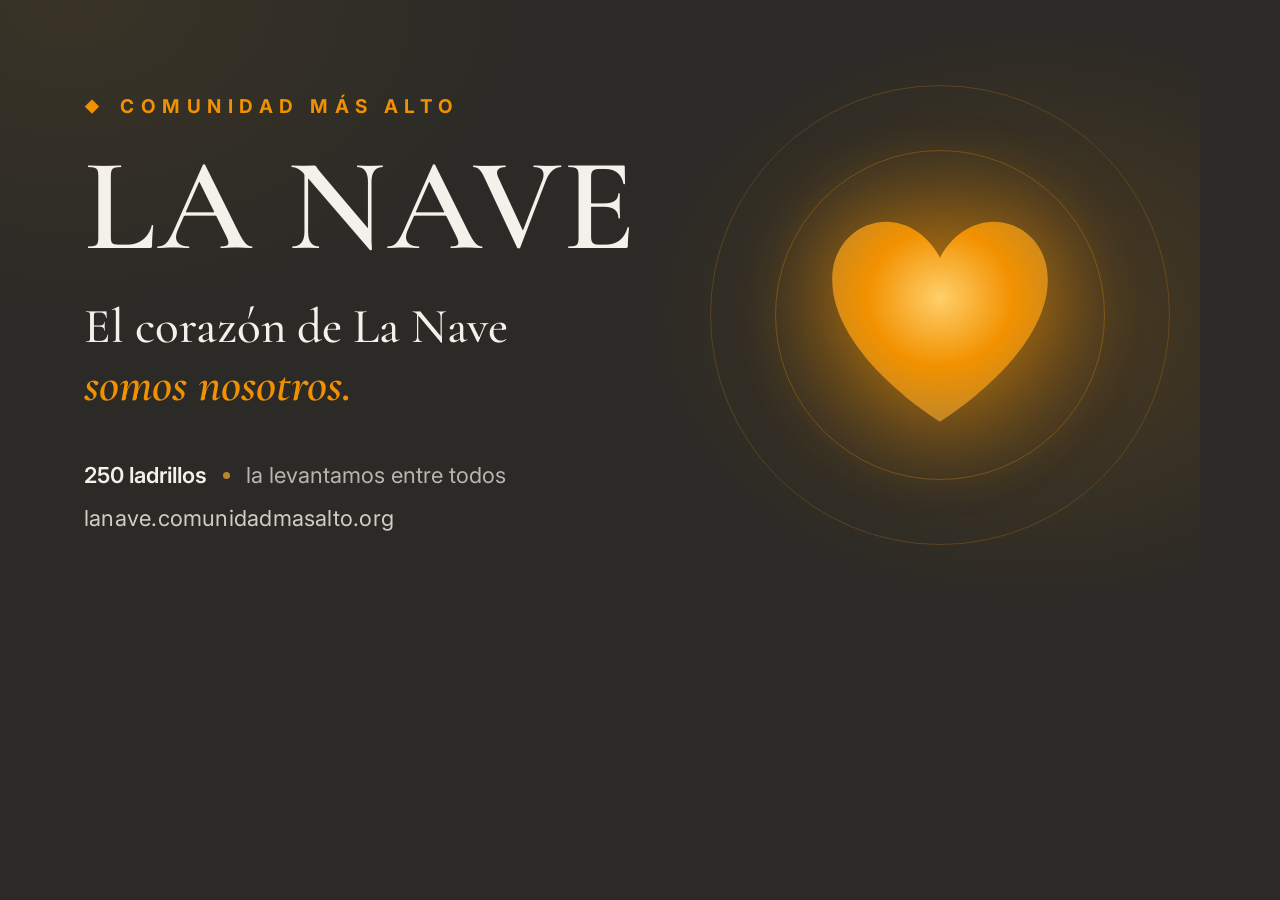
<file: scripts/og-card.html>
<!doctype html>
<html lang="es"><head><meta charset="utf-8">
<title>La Nave · tarjeta para compartir</title>
<link rel="preconnect" href="https://fonts.googleapis.com">
<link rel="preconnect" href="https://fonts.gstatic.com" crossorigin>
<link href="https://fonts.googleapis.com/css2?family=Cormorant+Garamond:ital,wght@0,500;0,600;0,700;1,600&family=Inter:wght@400;600;700&display=swap" rel="stylesheet">
<style>
  :root{ --carbon:#2B2A26; --naranja:#F29100; --bronce:#B8862F; --hueso:#F4F1EA; }
  *{margin:0;padding:0;box-sizing:border-box}
  body{width:1200px;height:630px;overflow:hidden;background:var(--carbon);
    font-family:Inter,system-ui,sans-serif;color:var(--hueso)}
  .card{position:relative;width:1200px;height:630px;display:grid;
    grid-template-columns:1fr 520px;align-items:center;
    background:
      radial-gradient(40rem 30rem at 86% 50%, rgba(242,145,0,.16), transparent 62%),
      radial-gradient(50rem 34rem at 6% 0%, rgba(184,134,47,.10), transparent 60%),
      var(--carbon);}
  .txt{padding:0 0 0 84px}
  .eyebrow{display:flex;align-items:center;gap:14px;color:var(--naranja);
    font-size:19px;font-weight:700;letter-spacing:.34em;text-transform:uppercase}
  .eyebrow .rombo{font-size:15px;line-height:1}
  h1{font-family:"Cormorant Garamond",Georgia,serif;font-weight:600;
    font-size:132px;line-height:.94;letter-spacing:.02em;margin:26px 0 30px}
  .lema{font-family:"Cormorant Garamond",Georgia,serif;font-size:49px;line-height:1.18;font-weight:500}
  .lema em{display:block;font-style:italic;font-weight:600;color:var(--naranja)}
  .pie{margin-top:46px;font-size:22px;line-height:1.5;white-space:nowrap;
    color:color-mix(in srgb,var(--hueso) 70%,transparent)}
  .pie .fila{display:flex;align-items:center;gap:16px}
  .pie .sep{width:7px;height:7px;border-radius:50%;background:var(--bronce);flex:none}
  .pie strong{color:var(--hueso);font-weight:600}
  .pie .url{margin-top:10px;color:color-mix(in srgb,var(--hueso) 82%,transparent);letter-spacing:.01em}
  .arte{position:relative;display:grid;place-items:center;height:630px}
  .aro{position:absolute;border:1px solid rgba(242,145,0,.22);border-radius:50%}
  .aro.a{width:460px;height:460px}
  .aro.b{width:330px;height:330px;border-color:rgba(242,145,0,.3)}
  .halo{position:absolute;width:420px;height:420px;border-radius:50%;
    background:radial-gradient(circle,rgba(242,145,0,.34),transparent 64%);filter:blur(14px)}
  svg.corazon{position:relative;width:250px;height:235px;
    filter:drop-shadow(0 0 46px rgba(242,145,0,.55))}
</style></head>
<body>
  <div class="card">
    <div class="txt">
      <p class="eyebrow"><span class="rombo">&#9670;</span> Comunidad M&aacute;s Alto</p>
      <h1>LA NAVE</h1>
      <p class="lema">El coraz&oacute;n de La Nave<em>somos nosotros.</em></p>
      <div class="pie">
        <p class="fila"><strong>250 ladrillos</strong><span class="sep"></span>la levantamos entre todos</p>
        <p class="url">lanave.comunidadmasalto.org</p>
      </div>
    </div>
    <div class="arte">
      <span class="aro a"></span><span class="aro b"></span><span class="halo"></span>
      <svg class="corazon" viewBox="0 0 32 30" aria-hidden="true">
        <defs><radialGradient id="g" cx="50%" cy="38%" r="68%">
          <stop offset="0" stop-color="#FFCF6A"/><stop offset=".5" stop-color="#F29100"/>
          <stop offset="1" stop-color="#B8862F"/></radialGradient></defs>
        <path d="M16 28.6 C16 28.6 2.2 20.2 2.2 10.4 C2.2 5.7 5.7 3 9.1 3 C12 3 14.6 4.9 16 7.6 C17.4 4.9 20 3 22.9 3 C26.3 3 29.8 5.7 29.8 10.4 C29.8 20.2 16 28.6 16 28.6 Z" fill="url(#g)"/>
      </svg>
    </div>
  </div>
</body></html>
</file>
